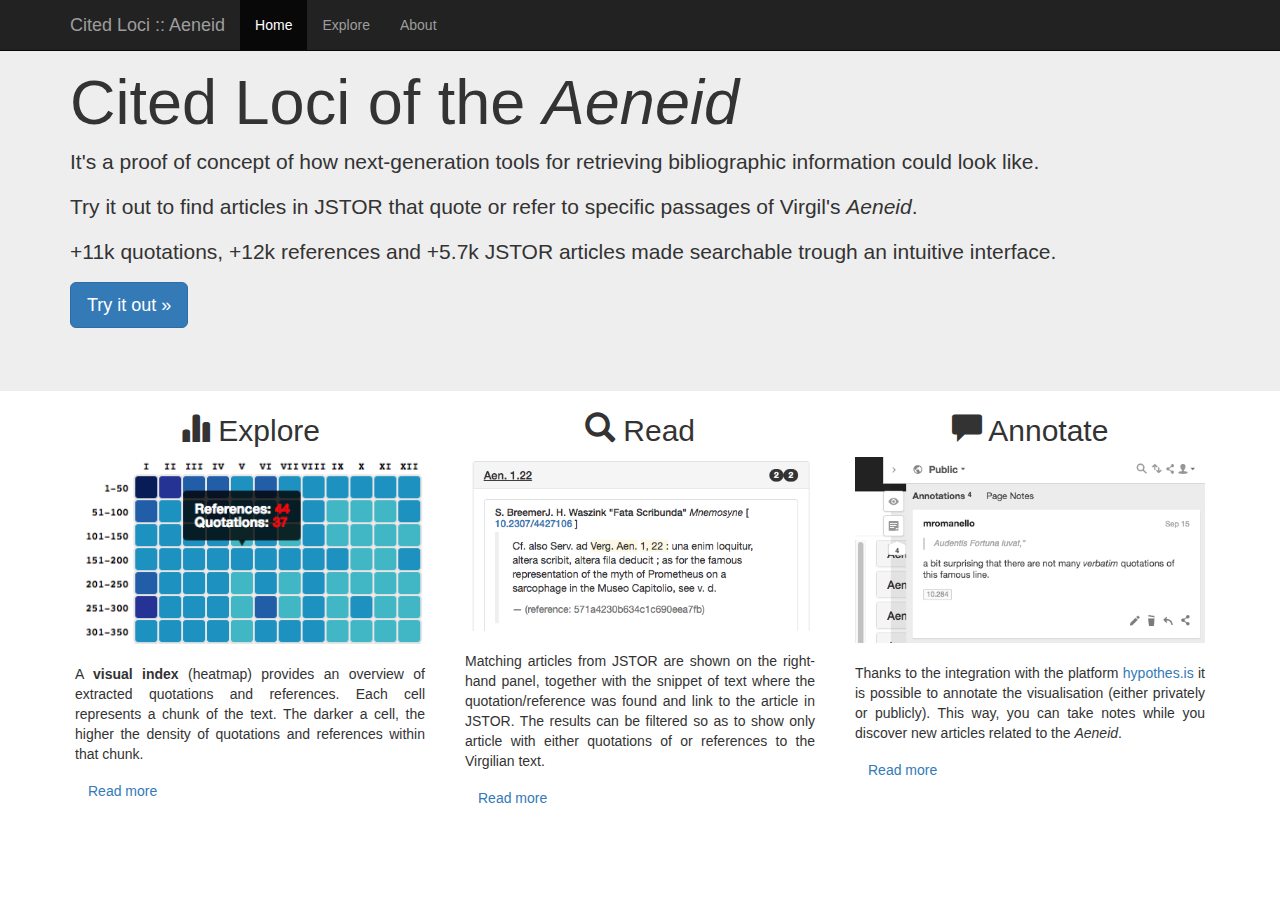
<file: index.html>
<!DOCTYPE html>
<meta charset="utf-8">
<html>
  <title>Cited Loci :: Aeneid</title>
  <head>
    <script src="bower_components/jquery/dist/jquery.min.js"></script>
    <script src="bower_components/bootstrap/dist/js/bootstrap.min.js"></script> 
    <script src="bower_components/bootstrap-select/js/bootstrap-select.js"></script>
    <!-- Piwik -->
    <script type="text/javascript">
      var _paq = _paq || [];
      /* tracker methods like "setCustomDimension" should be called before "trackPageView" */
      _paq.push(['trackPageView']);
      _paq.push(['enableLinkTracking']);
      (function() {
        var u="https://piwik.dainst.org/";
        _paq.push(['setTrackerUrl', u+'piwik.php']);
        _paq.push(['setSiteId', '9']);
        var d=document, g=d.createElement('script'), s=d.getElementsByTagName('script')[0];
        g.type='text/javascript'; g.async=true; g.defer=true; g.src=u+'piwik.js'; s.parentNode.insertBefore(g,s);
      })();
    </script>
    <!-- End Piwik Code -->
    <link href="bower_components/bootstrap/dist/css/bootstrap.min.css" rel="stylesheet">
    <link href="bower_components/bootstrap-select/dist/css/bootstrap-select.min.css" rel="stylesheet">
    <link href="css/d3tip.css" rel="stylesheet">
    <style>

      body{
        //height: 100%;
        //overflow: hidden;
      }

      div.jumbotron {
        margin-bottom: 0;
        //padding-bottom: 0;
      }

      div.feature-description{
        padding:20px;
        padding-top:0px;
      }

      div.page-header {
        margin-top: 0;
        margin-bottom: 5px;
        padding-bottom: 0;
      }

      div.page-header h1{
        margin-top: 15px;
      }

      .line{
        line-height: 2;
      }

      .line_number{
        font-family: sans-serif;
        font-size: 9pt;
        color: #808080;
        padding-right: 10px;
      }

      text.label {
        font-size: 8pt;
        font-family: Consolas, courier;
        fill: #000;
      }
      .container-fluid{
        margin-top: 70px
      }
    </style>
  </head>
  <body onload="initViz()">
    <span id="manipula" style="display: none">☞ </span>
    <!-- Fixed navbar -->
    <nav class="navbar navbar-inverse navbar-fixed-top">
      <div class="container">
        <div class="navbar-header">
          <button type="button" class="navbar-toggle collapsed" data-toggle="collapse" data-target="#navbar" aria-expanded="false" aria-controls="navbar">
            <span class="sr-only">Toggle navigation</span>
            <span class="icon-bar"></span>
            <span class="icon-bar"></span>
            <span class="icon-bar"></span>
          </button>
          <a class="navbar-brand" href="/">Cited Loci :: Aeneid</a>
        </div>
        <div id="navbar" class="navbar-collapse collapse">
          <ul class="nav navbar-nav">
            <li class="active"><a href="/">Home</a></li>
            <li><a href="/explore">Explore</a></li>
            <li><a href="/about">About</a></li>
          </ul>
        </div><!--/.nav-collapse -->
      </div>
    </nav>
    <div class="jumbotron">
      <div class="container">
        <h1>Cited Loci of the <em>Aeneid</em></h1>
        <p>
          It's a proof of concept of how next-generation tools for retrieving bibliographic information could look like.
        </p>
        <p>
          Try it out to find articles in JSTOR that quote or refer to specific passages of Virgil's <em>Aeneid</em>.
        </p>
        <p>
          +11k quotations, +12k references and +5.7k JSTOR articles made searchable trough an intuitive interface. 
        </p>
        <p><a class="btn btn-primary btn-lg" href="explore" role="button">Try it out &raquo;</a></p>
      </div>
    </div>
        <div class="container">
      <div class="row">
        <div class="col-md-4 text-justify feature-description">
          <h2 class="text-center">
            <span class="glyphicon glyphicon-stats" aria-hidden="true"></span>
            Explore
          </h2>
          <img src="imgs/index.png" class="img-responsive" alt="Responsive image">
          <br/>
          <p>A <strong>visual index</strong> (heatmap) provides an overview of extracted quotations and references. Each cell represents a chunk of the text. The darker a cell, the higher the density of quotations and references within that chunk.
          <p><a class="btn btn-secondary" href="about" role="button">Read more</a></p>
          </p>
        </div>
        <div class="col-md-4 text-justify feature-description">
          <h2 class="text-center">
            <span class="glyphicon glyphicon-search" aria-hidden="true"></span>
            Read
          </h2>
          <img src="imgs/results.png" class="img-responsive" alt="Responsive image">
          <br/>
          <p>
            Matching articles from JSTOR are shown on the right-hand panel, together with the snippet of text where the quotation/reference was found and link to the article in JSTOR. The results can be filtered so as to show only article with either quotations of or references to the Virgilian text. 
          </p>
          <p><a class="btn btn-secondary" href="about" role="button">Read more</a></p>
       </div>
        <div class="col-md-4 text-justify feature-description">
          <h2 class="text-center">
            <span class="glyphicon glyphicon-comment" aria-hidden="true"></span>
            Annotate
          </h2>
          <img src="imgs/annotation.png" class="img-responsive" alt="Responsive image">
          <br/>
          <p>Thanks to the integration with the platform <a href="http://hypothes.is">hypothes.is</a> it is possible to annotate the visualisation (either privately or publicly). This way, you can take notes while you discover new articles related to the <em>Aeneid</em>.</p>
          <p><a class="btn btn-secondary" href="about" role="button">Read more</a></p>
        </div>
      </div>
    <div class="container-fluid">
      <!-- the main viewport, divided into 3 columns -->
    </div>
    <script async defer src="https://hypothes.is/embed.js"></script>
  </body>
</html>
</file>
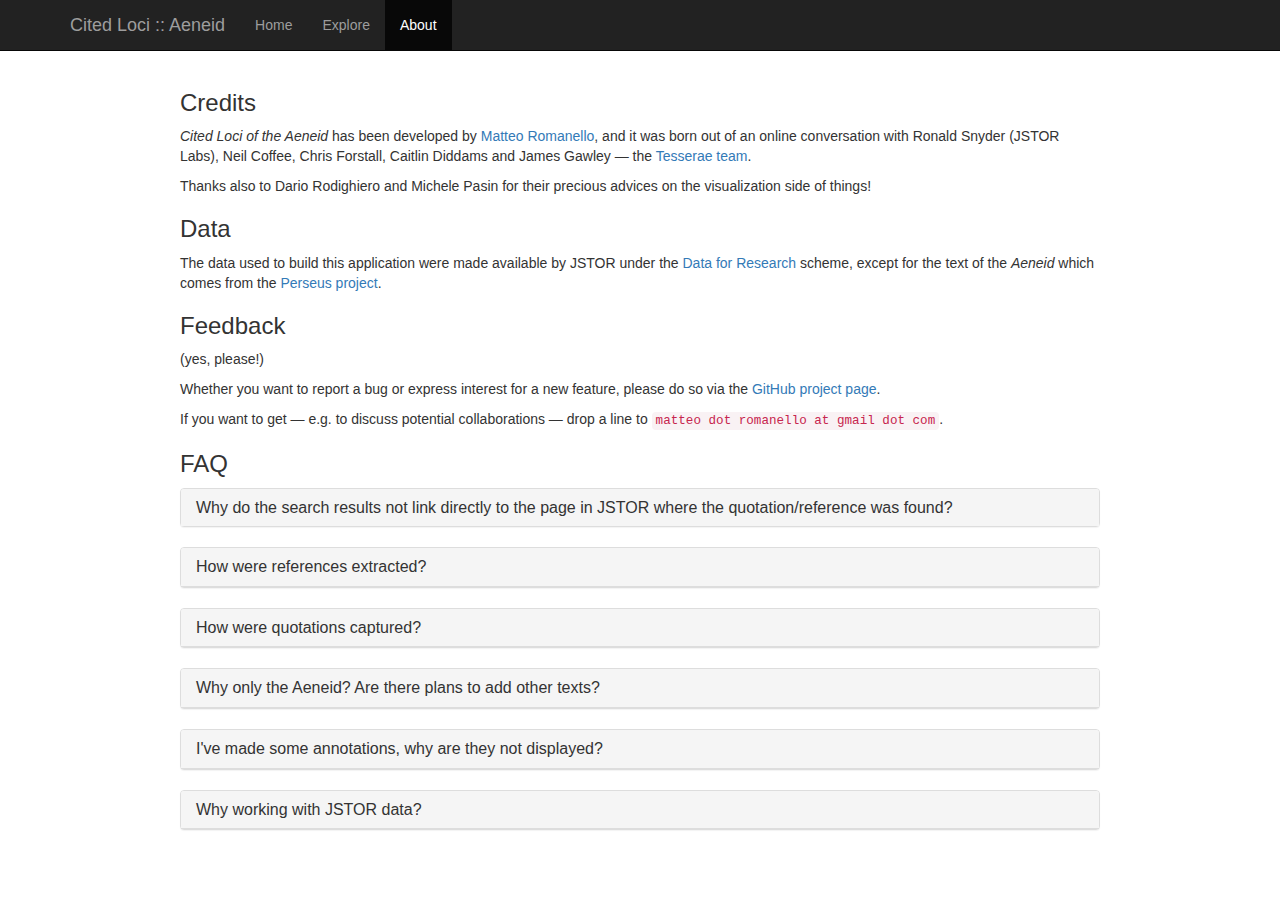
<file: about.html>
<!DOCTYPE html>
<meta charset="utf-8">
<html>
  <title>Cited Loci :: Aeneid</title>
  <head>
    <script src="bower_components/jquery/dist/jquery.min.js"></script>
    <script src="bower_components/bootstrap/dist/js/bootstrap.min.js"></script> 
    <script src="bower_components/bootstrap-select/js/bootstrap-select.js"></script>
    <!-- Piwik -->
    <script type="text/javascript">
      var _paq = _paq || [];
      /* tracker methods like "setCustomDimension" should be called before "trackPageView" */
      _paq.push(['trackPageView']);
      _paq.push(['enableLinkTracking']);
      (function() {
        var u="https://piwik.dainst.org/";
        _paq.push(['setTrackerUrl', u+'piwik.php']);
        _paq.push(['setSiteId', '9']);
        var d=document, g=d.createElement('script'), s=d.getElementsByTagName('script')[0];
        g.type='text/javascript'; g.async=true; g.defer=true; g.src=u+'piwik.js'; s.parentNode.insertBefore(g,s);
      })();
    </script>
    <!-- End Piwik Code -->
    <link href="bower_components/bootstrap/dist/css/bootstrap.min.css" rel="stylesheet">
    <link href="bower_components/bootstrap-select/dist/css/bootstrap-select.min.css" rel="stylesheet">
    <link href="css/d3tip.css" rel="stylesheet">
    <style>
      rect.bordered {
        stroke: #E6E6E6;
        stroke-width:2px;   
      }

      div#text .line{
        font-family: Merriweather,serif;
        font-size: 11pt;
      }

      #manipula{
        font-size: 14pt;
        vertical-align: middle;
        margin-left: -20px;
      }

      blockquote p{
        font-size: 11pt;
      }

      blockquote p em{
        background-color: #fcf8e3;
        font-style: normal;
      }
      
      /* 
      TODO: set the max-height property at run time; 
      */
      .pre-scrollable{
        max-height: 530px;
      }

      #middlecolumn{
        padding-left: 30px;
      }

      #rightcolumn{
        margin:0px;
        padding-right: 10px;
      }

      div.page-header {
        margin-top: 0;
        margin-bottom: 5px;
        padding-bottom: 0;
      }

      div.page-header h1{
        margin-top: 15px;
      }

      .line{
        line-height: 2;
      }

      .line_number{
        font-family: sans-serif;
        font-size: 9pt;
        color: #808080;
        padding-right: 10px;
      }

      text.label {
        font-size: 8pt;
        font-family: Consolas, courier;
        fill: #000;
      }
    </style>
  </head>
  <body>
    <!-- Fixed navbar -->
    <nav class="navbar navbar-inverse navbar-fixed-top">
       <div class="container">
        <div class="navbar-header">
          <button type="button" class="navbar-toggle collapsed" data-toggle="collapse" data-target="#navbar" aria-expanded="false" aria-controls="navbar">
            <span class="sr-only">Toggle navigation</span>
            <span class="icon-bar"></span>
            <span class="icon-bar"></span>
            <span class="icon-bar"></span>
          </button>
          <a class="navbar-brand" href="/">Cited Loci :: Aeneid</a>
        </div>
        <div id="navbar" class="navbar-collapse collapse">
          <ul class="nav navbar-nav">
            <li><a href="/">Home</a></li>
            <li><a href="/explore">Explore</a></li>
            <li class="active"><a href="/about">About</a></li>
          </ul>
        </div><!--/.nav-collapse -->
      </div>
    </nav>
   
    <div class="container" style="margin-top: 70px">
      <div class="col-md-10 col-md-offset-1">
      <h3>Credits</h3>
      <p><em>Cited Loci of the Aeneid</em> has been developed by <a target="_blank" href="https://orcid.org/0000-0002-7406-6286">Matteo Romanello</a>, and it was born out of an online conversation with Ronald Snyder (JSTOR Labs), Neil Coffee, Chris Forstall, Caitlin Diddams and James Gawley &mdash; the <a target="_blank" href="http://tesserae.caset.buffalo.edu/">Tesserae team</a>.
      </p>
      <p>
      Thanks also to Dario Rodighiero and Michele Pasin for their precious advices on the visualization side of things!
      </p>

      <h3>Data</h3>

      <p>The data used to build this application were made available by JSTOR under the <a href="http://about.jstor.org/service/data-for-research">Data for Research </a> scheme, except for the text of the <em>Aeneid</em> which comes from the <a target="_blank" href="https://github.com/PerseusDL/canonical-latinLit/blob/master/data/phi0690/phi003/phi0690.phi003.perseus-lat2.xml">Perseus project</a>.</p>

      <h3>Feedback</h3>
      <p>
        (yes, please!)
      </p>
      <p>
        Whether you want to report a bug or express interest for a new feature, please do so via the <a target="_blank" href="https://github.com/mromanello/Aeneid_in_JSTOR/issues">GitHub project page</a>.  
      </p>
      <p>
        If you want to get &mdash; e.g. to discuss potential collaborations &mdash; drop a line to <code>matteo dot romanello at gmail dot com</code>.
      </p>
      <!-- FAQ -->
      <div id="faq">
        <h3>FAQ</h3>
        <div class="panel-group" id="accordion-faq">
            <!-- Question 6 -->
            <div class="panel panel-default">
                <div class="panel-heading">
                  <h4 class="panel-title">
                    <a data-toggle="collapse" data-parent="#accordion-faq" href="#reply_6">
                      Why do the search results not link directly to the page in JSTOR where the quotation/reference was found?
                    </a>
                  </h4>
                </div>
                <div class="panel-collapse collapse" id="reply_6">
                  <div class="panel-body">
                    <p>This is perhaps the biggest limitation of the interface at the moment, as it forces the reader to go through the article in order to find the passage in question. We hope to fix this issue soon &mdash; watch this space!</p>
                  </div>
                </div>
            </div>
          </div>
                    <!-- Question 3 -->
          <div class="panel panel-default">
              <div class="panel-heading">
                <h4 class="panel-title">
                  <a data-toggle="collapse" data-parent="#accordion-faq" href="#reply_3">
                    How were references extracted?
                  </a>
                </h4>
              </div>
              <div class="panel-collapse collapse" id="reply_3">
                <div class="panel-body">
                  <p>This was done automatically by using software developed by Matteo Romanello. For a description of how it works see <a target="_blank" href="http://www.digitalhumanities.org/dhq/vol/10/2/000255/000255.html">this recent paper</a> or his <a target="_blank" href="http://hdl.handle.net/11858/00-1780-0000-002A-4537-A">PhD dissertation</a>. For the broader context of this proof-of-concept see the  <a href="https://www.researchgate.net/project/Cited-Loci" target="_blank">Cited Loci project</a>.
                  </p>
                </div>
              </div>
          </div>
          <!-- Question 4 -->
          <div class="panel panel-default">
              <div class="panel-heading">
                <h4 class="panel-title">
                  <a data-toggle="collapse" data-parent="#accordion-faq" href="#reply_4">
                    How were quotations captured?
                  </a>
                </h4>
              </div>
              <div class="panel-collapse collapse" id="reply_4">
                <div class="panel-body">
                  <p>This was done by Ron Snyder at the JSTOR Labs. The source code is available on <a target="_blank" href="https://github.com/JSTOR-Labs/matchmaker">Github</a> and there is an API to fetch the quotation data (<a target="_blank" href="http://labs.jstor.org/apis/docs/">documentation</a>).</p>
                </div>
              </div>
          </div>
          <!-- Question 1 -->
          <div class="panel panel-default">
              <div class="panel-heading">
                <h4 class="panel-title">
                  <a data-toggle="collapse" data-parent="#accordion-faq" href="#reply_1">
                    Why only the Aeneid? Are there plans to add other texts?
                  </a>
                </h4>
              </div>
              <div class="panel-collapse collapse" id="reply_1">
                <div class="panel-body">
                  <p>As in any proof of concept, the scope is relatively narrow. Besides, the <em>Aeneid</em> is one of the few works for which both quotations and references were readily available. Nevertheless, we'd love to discuss how to develop similar tools also for other ancient works.</p>
                </div>
              </div>
          </div>
          <!-- Question 5 -->
            <div class="panel panel-default">
                <div class="panel-heading">
                  <h4 class="panel-title">
                    <a data-toggle="collapse" data-parent="#accordion-faq" href="#reply_5">
                      I've made some annotations, why are they not displayed?
                    </a>
                  </h4>
                </div>
                <div class="panel-collapse collapse" id="reply_5">
                  <div class="panel-body">
                    <p>Annotating the content of an interactive display can be tricky.
                      For example, you won't be able to attach notes to the SVG heatmap (left hand-side).
                      What makes this difficult is that the element you have annotated may be hidden &mdash; thus not visible &mdash; the next time you or someone else loads the interface.
                      In order not loose the context of an annotation, we recommend to enter the number of the line(s) as an annotation tag (e.g. "12.460"). 
                    </p>
                  </div>
                </div>
            </div>
          <!-- Question 2 -->
          <div class="panel panel-default">
              <div class="panel-heading">
                <h4 class="panel-title">
                  <a data-toggle="collapse" data-parent="#accordion-faq" href="#reply_2">
                    Why working with JSTOR data?
                  </a>
                </h4>
              </div>
              <div class="panel-collapse collapse" id="reply_2">
                <div class="panel-body">
                  <p>
                    The not-for-profit digital library JSTOR is currently the most comprehensive archive of journal articles that one can start mining right away. Although there are many Classics open access journals out there (see the <a target="_blank" href="http://isaw.nyu.edu/publications/awol-index/">the AWOL Index</a>, for a comprehensive list), processing all of their contents would require a substantial amount of additional work (e.g. gathering of article-level metadata, scraping of full-text from web pages or online PDFs, etc.). Instead, JSTOR makes its materials accessible to researchers for research purposes under the <a target="_blank" href="https://dfr.jstor.org/">Data for Research</a> scheme -- the same scheme that has made possible the creation of the Aeneid in JSTOR. If you need access to JSTOR, see <a target="_blank" href="https://www.jstor.org/institutionSearch">this list of participating institutions</a>, and try the <a target="_blank" href="https://support.jstor.org/products-for-independent-scholars/2016/9/9/register-and-read">free Register &amp; Read for individuals</a>.
                  </p>
                </div>
              </div>
          </div>
        </div>
        </div>
      </div>
    </div>
    <script async defer src="https://hypothes.is/embed.js"></script>
  </body>
</html>
</file>
<file: css/d3tip.css>
.d3-tip span{
  color:red;
}

.d3-tip {
  line-height: 1;
  font-weight: bold;
  padding: 12px;
  background: rgba(0, 0, 0, 0.8);
  color: #fff;
  border-radius: 4px;
  pointer-events: none;
}

/* Creates a small triangle extender for the tooltip */

.d3-tip:after {
  //box-sizing: border-box;
  display: inline;
  font-size: 10px;
  width: 100%;
  line-height: 1;
  color: rgba(0, 0, 0, 0.8);
  position: absolute;
  pointer-events: none;
}

/* Northward tooltips */
.d3-tip.n:after {
  content: "\25BC";
  margin: -3px 0 0 0;
  top: 100%;
  left: 0;
  text-align: center;
}

/* Eastward tooltips */
.d3-tip.e:after {
  content: "\25C0";
  margin: -4px 0 0 0;
  top: 50%;
  left: -8px;
}

/* Southward tooltips */
.d3-tip.s:after {
  content: "\25B2";
  margin: 0 0 1px 0;
  top: -8px;
  left: 0;
  text-align: center;
}

/* Westward tooltips */
.d3-tip.w:after {
  content: "\25B6";
  margin: -4px 0 0 -1px;
  top: 50%;
  left: 100%;
}
</file>
